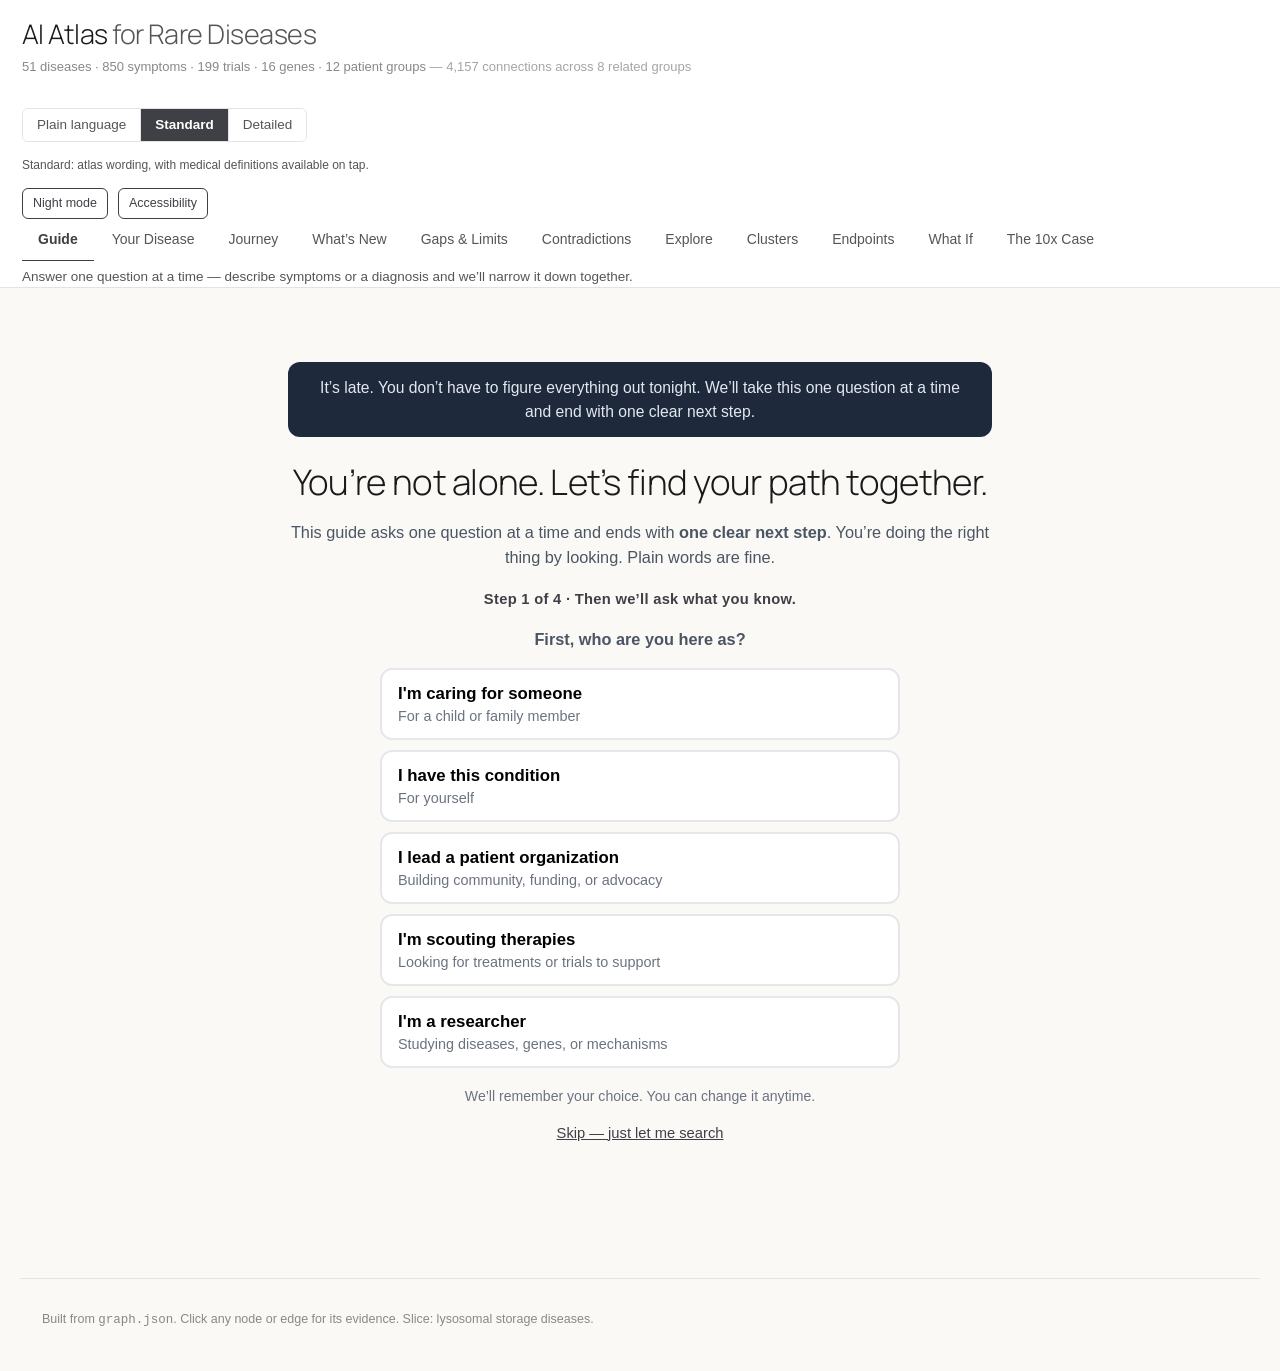
<file: index.html>
<!DOCTYPE html>
<html lang="en">
<head>
<meta charset="utf-8">
<meta name="viewport" content="width=device-width, initial-scale=1">
<title>AI Atlas &mdash; Rare Diseases</title>
<meta name="description" content="An explorable knowledge graph of rare diseases: genes, mechanisms, trials, patient organizations, and one family's journey.">
<link rel="stylesheet" href="styles.css">
<script src="vendor/vis-network.min.js"></script>
</head>
<body>
<header class="topbar">
  <div class="topbar-row">
    <div class="brand">
      <h1>AI Atlas <span class="thin">for Rare Diseases</span></h1>
      <p class="tagline" id="graphMeta">Loading knowledge graph&hellip;</p>
    </div>
    <div class="header-controls">
      <div class="seg reading-seg" role="radiogroup" aria-label="Reading level">
        <button type="button" class="seg-btn" data-reading="plain" role="radio" aria-checked="false" title="Simplified wording for non-specialists">Plain language</button>
        <button type="button" class="seg-btn active" data-reading="standard" role="radio" aria-checked="true" title="Standard wording">Standard</button>
        <button type="button" class="seg-btn" data-reading="detailed" role="radio" aria-checked="false" title="Adds study types and dates">Detailed</button>
      </div>
      <button id="nightToggle" class="btn small" aria-pressed="false" title="Dark theme for nighttime reading">Night mode</button>
      <button id="a11yToggle" class="btn small" aria-pressed="false" title="Text spacing, motion, focus mode, and text size">Accessibility</button>
    </div>
  </div>
  <nav class="tabs" role="tablist" aria-label="Atlas views">
    <button type="button" role="tab" id="tab-guide" data-tab="guide" aria-controls="view-guide" class="active" aria-selected="true">Guide</button>
    <button type="button" role="tab" id="tab-action" data-tab="action" aria-controls="view-action" aria-selected="false">Your Disease</button>
    <button type="button" role="tab" id="tab-journey" data-tab="journey" aria-controls="view-journey" aria-selected="false">Journey</button>
    <button type="button" role="tab" id="tab-recent" data-tab="recent" aria-controls="view-recent" aria-selected="false">What&rsquo;s New</button>
    <button type="button" role="tab" id="tab-gaps" data-tab="gaps" aria-controls="view-gaps" aria-selected="false">Gaps &amp; Limits</button>
    <button type="button" role="tab" id="tab-contradictions" data-tab="contradictions" aria-controls="view-contradictions" aria-selected="false">Contradictions</button>
    <button type="button" role="tab" id="tab-explore" data-tab="explore" aria-controls="view-explore" aria-selected="false">Explore</button>
    <button type="button" role="tab" id="tab-clusters" data-tab="clusters" aria-controls="view-clusters" aria-selected="false">Clusters</button>
    <button type="button" role="tab" id="tab-endpoints" data-tab="endpoints" aria-controls="view-endpoints" aria-selected="false">Endpoints</button>
    <button type="button" role="tab" id="tab-whatif" data-tab="whatif" aria-controls="view-whatif" aria-selected="false">What If</button>
    <button type="button" role="tab" id="tab-impact" data-tab="impact" aria-controls="view-impact" aria-selected="false">The 10x Case</button>
  </nav>
  <p class="tab-desc" id="tabDesc" aria-live="polite"></p>
</header>

<main>
  <!-- ============ GUIDE (zero-knowledge front door) ============ -->
  <section id="view-guide" class="view active" role="tabpanel" tabindex="0" aria-labelledby="tab-guide">
    <div id="guideBody" class="guide-body" aria-live="polite"></div>
  </section>

  <!-- ============ EXPLORE ============ -->
  <section id="view-explore" class="view" role="tabpanel" tabindex="0" aria-labelledby="tab-explore" hidden>
    <div class="searchbar">
      <input id="search" type="text" autocomplete="off" spellcheck="false"
             placeholder="Search diseases, genes, symptoms&hellip; (e.g. sanfilippo)" aria-label="Graph search">
      <div id="suggestions" class="suggestions" role="listbox" aria-label="Search suggestions" hidden></div>
    </div>
    <div class="explore-controls">
      <span class="control-label">Neighborhood:</span>
      <div class="seg" role="radiogroup" aria-label="Hop depth">
        <button id="hops1" class="seg-btn active" role="radio" aria-checked="true">1 hop</button>
        <button id="hops2" class="seg-btn" role="radio" aria-checked="false">2 hops</button>
      </div>
      <label class="check"><input type="checkbox" id="clusterOnly"> Cluster only</label>
      <label class="check" title="Show only literature edges published in the last 5 years"><input type="checkbox" id="recentOnly"> Last 5 years</label>
      <label class="check" title="Show only literature edges from randomized trials or meta-analyses"><input type="checkbox" id="strongOnly"> RCT or stronger</label>
      <span id="viewStats" class="view-stats" aria-live="polite"></span>
    </div>
    <details class="typefilter">
      <summary>Show / hide entry types</summary>
      <div id="typeToggles" class="type-toggles"></div>
    </details>
    <div class="explore-grid">
      <div class="canvas-wrap">
        <div id="network" role="img" aria-label="Knowledge graph canvas. Use the search to explore nodes and connections."></div>
        <div id="loading" class="loading" role="status">Loading graph&hellip;</div><noscript><p>This atlas needs JavaScript to load the knowledge graph.</p></noscript>
      </div>
      <aside id="panel" class="panel" aria-live="polite">
        <p class="panel-hint">Search for a disease, gene, or symptom, then click any node or edge to inspect it.</p>
      </aside>
    </div>
  </section>

  <!-- ============ CLUSTERS ============ -->
  <section id="view-clusters" class="view" role="tabpanel" tabindex="0" aria-labelledby="tab-clusters" hidden>
    <p class="section-lede">Diseases that break the same thing in the body. When one gets a treatment, a registry, or a study design, the others in its group can often reuse it &mdash; that is why the atlas groups them.</p>
    <div id="clusterCards" class="cards"></div>
    <hr class="section-div">
    <h2 class="subhead">Compare diseases</h2>
    <p class="section-lede">Pick up to 5 diseases to compare side by side &mdash; for scouting therapeutic opportunities.</p>
    <div id="comparePicker" class="compare-picker"></div>
    <div id="compareBody"></div>
    <hr class="section-div">
    <h2 class="subhead">Shared assets library</h2>
    <p class="section-lede">Registries, study designs, and other reusable research assets in the graph.</p>
    <div class="explore-controls">
      <input id="assetSearch" type="text" placeholder="Filter assets&hellip;" aria-label="Filter assets" aria-describedby="assetSearchHint" class="text-input"><span id="assetSearchHint" class="item-sub">Type to filter the asset list below.</span>
    </div>
    <div id="assetsBody" class="cards"></div>
    <hr class="section-div">
    <h2 class="subhead">Subway view <span class="item-sub">(optional)</span></h2>
    <p class="section-lede">The mechanism connections drawn as a transit map. Each line is a biological pathway; stations are diseases; <strong>transfer stations</strong> are diseases on more than one line, where mechanisms overlap and research may be shared.</p>
    <label class="check"><input type="checkbox" id="subwayToggle"> Show subway view</label>
    <div class="subway-legend" aria-label="Subway map legend: what the map does not mean">
      <strong>What this map does NOT mean</strong>
      <ul>
        <li>Lines are <strong>not</strong> treatment routes &mdash; a line only groups diseases that share a recorded biological mechanism.</li>
        <li>Intersections do <strong>not</strong> mean the diseases are biologically close or that a treatment for one will work for another.</li>
        <li>Distance on this map measures <strong>nothing</strong> about biology &mdash; it is only layout spacing.</li>
      </ul>
    </div>
    <div id="subwayInClusters" hidden>
      <div class="subway-grid">
        <div class="canvas-wrap subway-scroll">
          <div id="subwayMap" aria-label="Mechanism subway map"></div>
        </div>
        <aside id="subwayPanel" class="panel" aria-live="polite">
          <p class="panel-hint">Tap any station to see the disease, its lines, and connected researchers and trials.</p>
        </aside>
      </div>
    </div>
  </section>

  <!-- ============ PATIENT ACTION (Your Disease) ============ -->
  <section id="view-action" class="view" role="tabpanel" tabindex="0" aria-labelledby="tab-action" hidden>
    <div class="action-head">
      <label for="diseaseSelect" class="control-label">Disease</label>
      <select id="diseaseSelect"></select>
      <button id="actionPrint" class="btn primary" type="button">Print this page (dossier)</button>
    </div>
    <div id="actionBody"></div>
  </section>

  <!-- ============ JOURNEY ============ -->
  <!-- Build 4: state-based navigator. Pick where you are; see only the
       next 2-3 relevant steps, including pauses and dead ends. -->
  <section id="view-journey" class="view" role="tabpanel" tabindex="0" aria-labelledby="tab-journey" hidden>
    <p class="section-lede">Every family is at a different place. Choose where you are right now, and you will see only the next two or three things that matter from here &mdash; nothing more, and in no fixed order. Steps link into real atlas data wherever it exists; anything not recorded says so.</p>
    <div class="action-head journey-disease-row">
      <h2 id="journeySelectedDisease"></h2>
      <label for="journeyDisease" class="control-label">Disease</label>
      <select id="journeyDisease"></select>
    </div>
    <details class="card journey-example">
      <summary><strong>Sanfilippo A example</strong> <span class="item-sub">Sanfilippo syndrome type A</span></summary>
      <div id="mariaPath"></div>
    </details>
    <h2 class="subhead journey-q" id="journeyQ" tabindex="-1">Where are you right now?</h2>
    <div id="journeyStates" class="journey-states" role="radiogroup" aria-label="Your current situation"></div>
    <div id="journeySteps" class="cards journey-steps" aria-live="polite"></div>
  </section>

  <!-- ============ 10x IMPACT (Path to the Next Milestone) ============ -->
  <section id="view-impact" class="view" role="tabpanel" tabindex="0" aria-labelledby="tab-impact" hidden>
    <div class="impact-wrap" id="impactBody">
      <p class="section-lede">Computing the 10&times; case&hellip;</p>
    </div>
  </section>

  <!-- ============ CONTRADICTIONS ============ -->
  <section id="view-contradictions" class="view" role="tabpanel" tabindex="0" aria-labelledby="tab-contradictions" hidden>
    <p class="section-lede">Where the science disagrees with itself. Each card shows the claim as recorded, why it is contested, and the source &mdash; so nobody mistakes a live debate for a settled fact.</p>
    <div id="contradictionBody" class="cards"></div>
  </section>

  <!-- ============ RECENT ============ -->
  <section id="view-recent" class="view" role="tabpanel" tabindex="0" aria-labelledby="tab-recent" hidden>
    <p class="section-lede">The newest evidence in the graph, by publication year. The atlas is a living record, not a snapshot.</p>
    <div class="explore-controls">
      <span class="control-label">Show findings from the last:</span>
      <div class="seg" role="radiogroup" aria-label="Year range">
        <button type="button" class="seg-btn" data-years="1" id="years1" role="radio" aria-checked="false">1 year</button>
        <button type="button" class="seg-btn" data-years="3" id="years3" role="radio" aria-checked="false">3 years</button>
        <button class="seg-btn active" data-years="5" role="radio" aria-checked="true">5 years</button>
      </div>
      <span id="recentStats" class="view-stats" aria-live="polite"></span>
    </div>
    <div id="recentBody"></div>
  </section>

  <!-- ============ GAPS ============ -->
  <section id="view-gaps" class="view" role="tabpanel" tabindex="0" aria-labelledby="tab-gaps" hidden>
    <p class="section-lede">Where the atlas is weak, thin, or silent. Absence of evidence is not evidence of absence &mdash; these gaps are shown plainly so nobody mistakes an empty search for a settled answer.</p>
    <div id="gapsBody"></div>
  </section>

  <!-- ============ WHAT IF (scenario planner) ============ -->
  <section id="view-whatif" class="view" role="tabpanel" tabindex="0" aria-labelledby="tab-whatif" hidden>
    <div id="whatifBody"></div>
  </section>
  <section id="view-endpoints" class="view" role="tabpanel" tabindex="0" aria-labelledby="tab-endpoints" hidden>
    <div id="endpointsBody"></div>
  </section>

</main>

<footer>
  <p>Built from <code>graph.json</code>. Click any node or edge for its evidence. <span id="footerStats" aria-live="polite"></span></p>
</footer>

<div id="glossTip" class="gloss-tip" role="tooltip" aria-live="polite" hidden></div>

<script src="app.js"></script>
<script src="views.js"></script>
<script src="whatif.js"></script>
<script src="concepts.js"></script>
<script src="guide.js"></script>
<script src="endpoints.js"></script>
</body>
</html>
</file>
<file: styles.css>
/* Low-ink design: light background, thin borders, one accent color. */
/* Self-hosted display face: Manrope variable (200-800), big headings at light weights. */
@font-face {
  font-family: "Manrope";
  src: url("fonts/manrope.ttf") format("truetype");
  font-weight: 200 800;
  font-style: normal;
  font-display: swap;
}
:root {
  --bg: #faf9f6;
  --surface: #ffffff;
  --ink: #1a1a1a;
  --ink-soft: #555;
  --ink-faint: #888;
  --line: #e3e3e3;
  --accent: #3f3f46;
  --accent-soft: #f4f4f5;
  --warn: #b45309;
  --contradict: #b91c1c;
  --radius: 6px;
  --font: -apple-system, BlinkMacSystemFont, "Segoe UI", Roboto, Helvetica, Arial, sans-serif;
  --font-display: "Manrope", -apple-system, BlinkMacSystemFont, "Segoe UI", Roboto, Helvetica, Arial, sans-serif;
}

* { box-sizing: border-box; }

body {
  margin: 0;
  font-family: var(--font);
  background: var(--bg);
  color: var(--ink);
  line-height: 1.5;
  font-size: 15px;
}

/* ---------- header ---------- */
.topbar {
  background: var(--surface);
  border-bottom: 1px solid var(--line);
  padding: 14px 22px 0;
}

.brand h1 { margin: 0; font-family: var(--font-display); font-size: 27px; font-weight: 300; letter-spacing: -0.02em; }
.brand h1 .thin { font-weight: 300; color: var(--ink-soft); }
.tagline { margin: 2px 0 10px; color: var(--ink-faint); font-size: 13px; }
.tagline .meta-sub { color: var(--ink-faint); opacity: .75; }

.tabs { display: flex; gap: 2px; }
.tabs button {
  border: 0;
  background: none;
  font: inherit;
  font-size: 14px;
  padding: 10px 16px;
  color: var(--ink-soft);
  cursor: pointer;
  border-bottom: 2px solid transparent;
  margin-bottom: -1px;
}
.tabs button:hover { color: var(--ink); }
.tabs button.active {
  color: var(--accent);
  border-bottom-color: var(--accent);
  font-weight: 600;
}
.tab-desc { margin: 6px 0 0; color: var(--ink-soft); font-size: 13.5px; min-height: 1.4em; }
.typefilter { margin: 8px 0 12px; }
.typefilter summary { cursor: pointer; color: var(--ink-soft); font-size: 13.5px; }
.type-toggles { display: flex; flex-wrap: wrap; gap: 4px 14px; margin-top: 8px; }
.type-toggles .check { display: inline-flex; align-items: center; gap: 6px; font-size: 13.5px; color: var(--ink-soft); cursor: pointer; }
.type-toggles .tdot { display: inline-block; width: 10px; height: 10px; border-radius: 50%; }
.ep-intro { background: var(--surface); border: 1px solid var(--line); border-left: 4px solid var(--accent); border-radius: var(--radius); padding: 14px 16px; margin: 0 0 14px; max-width: 90ch; }
.wi-disease-row { margin: 12px 0; display: flex; align-items: center; gap: 10px; }
.wi-node-link { color: var(--accent-strong, var(--accent)); text-decoration: underline; text-underline-offset: 2px; }
.wi-node-link:hover { text-decoration-thickness: 2px; }
.guide-trail { background: var(--surface); border: 1px solid var(--line); border-radius: var(--radius); padding: 10px 14px; margin: 12px 0; font-size: 14px; }
.guide-trail-row { margin: 4px 0; }
.guide-trail-k { font-weight: 600; color: var(--ink-soft); margin-right: 6px; }
.guide-trail-q { font-style: italic; }
.guide-snapshot { background: var(--surface); border: 1px solid var(--line); border-radius: var(--radius); padding: 12px 16px; margin: 12px 0; }
.guide-snapshot-head { font-weight: 700; font-size: 13px; text-transform: uppercase; letter-spacing: 0.04em; color: var(--ink-soft); margin-bottom: 6px; }
.guide-snapshot p { margin: 6px 0; }
.guide-snapshot-bits { display: flex; flex-wrap: wrap; gap: 6px 18px; margin-top: 8px; font-size: 14px; }

/* ---------- mode: settings, prompts, subway legend ---------- */

.settings-card { max-width: 640px; }
.switch-row {
  display: flex; align-items: flex-start; justify-content: space-between;
  gap: 16px; cursor: pointer;
}
.switch-row input[type="checkbox"] {
  width: 22px; height: 22px; flex: none; margin-top: 2px; accent-color: var(--accent);
}

.mode-prompt {
  position: fixed; right: 16px; bottom: 16px; z-index: 60;
  max-width: 340px; background: var(--surface); color: var(--ink);
  border: 1px solid var(--line); border-radius: var(--radius);
  box-shadow: 0 8px 28px rgba(0,0,0,0.16); padding: 16px 18px;
}
.mode-prompt .mode-q { margin: 0 0 10px; font-size: 15px; }
.mode-prompt .item-sub { margin: 0 0 10px; }
.btn.ghost { border-color: transparent; color: var(--ink-soft); }
.btn.ghost:hover { background: var(--accent-soft); color: var(--ink); }

.subway-legend {
  max-width: 72ch; margin: 10px 0 16px; padding: 12px 14px;
  border: 1px dashed var(--line); border-radius: var(--radius);
  background: var(--surface); font-size: 13.5px; color: var(--ink-soft);
}
.subway-legend ul { margin: 6px 0 0; padding-left: 20px; }
.subway-legend li { margin: 4px 0; }
#subwayInClusters { margin-top: 16px; }

/* ---------- layout ---------- */
main { max-width: 1240px; margin: 0 auto; padding: 18px 22px 40px; }
.view[hidden] { display: none; }
.section-lede { color: var(--ink-soft); margin: 4px 0 16px; max-width: 72ch; }

/* ---------- explore ---------- */
.searchbar { position: relative; max-width: 560px; margin-bottom: 10px; }
#search {
  width: 100%;
  font: inherit;
  padding: 10px 14px;
  border: 1px solid var(--line);
  border-radius: var(--radius);
  background: var(--surface);
}
#search:focus { outline: 2px solid var(--accent); outline-offset: -1px; border-color: var(--accent); }

.suggestions {
  position: absolute;
  top: 100%; left: 0; right: 0;
  background: var(--surface);
  border: 1px solid var(--line);
  border-top: 0;
  border-radius: 0 0 var(--radius) var(--radius);
  z-index: 20;
  max-height: 320px;
  overflow-y: auto;
}
.sug {
  display: block; width: 100%; text-align: left;
  border: 0; background: none; font: inherit;
  padding: 8px 14px; cursor: pointer;
}
.sug:hover, .sug.highlight { background: var(--accent-soft); }
.sug .sug-name { font-weight: 600; }
.sug .sug-sub { color: var(--ink-faint); font-size: 12.5px; margin-left: 8px; }
.sug .sug-type {
  font-size: 11px; text-transform: uppercase; letter-spacing: 0.04em;
  color: var(--ink-faint); float: right; margin-top: 3px;
}

.explore-controls {
  display: flex; align-items: center; gap: 14px; flex-wrap: wrap;
  margin-bottom: 12px; font-size: 14px;
}
.control-label { color: var(--ink-soft); font-size: 13px; }
.seg { display: inline-flex; border: 1px solid var(--line); border-radius: var(--radius); overflow: hidden; }
.seg-btn {
  border: 0; background: var(--surface); font: inherit; font-size: 13.5px;
  padding: 6px 14px; cursor: pointer; color: var(--ink-soft);
}
.seg-btn + .seg-btn { border-left: 1px solid var(--line); }
.seg-btn.active { background: var(--accent); color: #fff; font-weight: 600; }
.check { display: inline-flex; align-items: center; gap: 6px; color: var(--ink-soft); font-size: 13.5px; cursor: pointer; }
.view-stats { color: var(--ink-faint); font-size: 13px; margin-left: auto; }

.explore-grid { display: grid; grid-template-columns: 1fr 330px; gap: 14px; }
/* Explore takes the whole screen: the graph needs room when the data gets big. */
body.wide-explore main { max-width: none; }
body.wide-explore .explore-grid { grid-template-columns: minmax(0, 1fr) 360px; }
body.wide-explore .canvas-wrap { min-height: 480px; height: calc(100vh - 350px); }
body.wide-explore #network { height: calc(100vh - 350px); min-height: 480px; }
.canvas-wrap {
  position: relative;
  background: var(--surface);
  border: 1px solid var(--line);
  border-radius: var(--radius);
  min-height: 560px;
}
#network { width: 100%; height: 560px; }
.canvas-wrap.small { min-height: 320px; }
#journeyNetwork { width: 100%; height: 320px; }
.loading {
  position: absolute; inset: 0;
  display: flex; align-items: center; justify-content: center;
  color: var(--ink-faint);
}

/* ---------- side panel ---------- */
.panel {
  background: var(--surface);
  border: 1px solid var(--line);
  border-radius: var(--radius);
  padding: 16px;
  max-height: 620px;
  overflow-y: auto;
  font-size: 14px;
}
.panel-hint { color: var(--ink-faint); margin: 0; }
.panel h2 { margin: 0 0 4px; font-family: var(--font-display); font-size: 21px; font-weight: 500; letter-spacing: -0.01em; }
.panel h3 { font-size: 13px; text-transform: uppercase; letter-spacing: 0.05em; color: var(--ink-faint); margin: 16px 0 6px; }
.badge {
  display: inline-block;
  font-size: 11.5px; font-weight: 600;
  padding: 2px 8px; border-radius: 999px;
  background: #eef1f4; color: var(--ink-soft);
  margin-bottom: 8px;
}
.badge.conf-high { background: #f4f4f5; color: #3f3f46; }
.badge.conf-medium { background: #fef3c7; color: #92400e; }
.badge.conf-low { background: #f1f1f1; color: var(--ink-soft); }
.badge.warn { background: #fee2e2; color: var(--contradict); }
.panel .desc { color: var(--ink-soft); margin: 6px 0 10px; }
.syn-list { display: flex; flex-wrap: wrap; gap: 6px; margin: 0; padding: 0; list-style: none; }
.syn-list li {
  font-size: 12.5px; background: #f3f4f6; color: var(--ink-soft);
  padding: 2px 8px; border-radius: 999px;
}
.kv { display: grid; grid-template-columns: 92px 1fr; gap: 4px 10px; margin: 6px 0; }
.kv dt { color: var(--ink-faint); font-size: 12.5px; }
.kv dd { margin: 0; }
.kv a { color: var(--accent); }
.edge-row {
  display: block; width: 100%; text-align: left;
  border: 0; border-top: 1px solid var(--line);
  background: none; font: inherit; font-size: 13.5px;
  padding: 8px 2px; cursor: pointer; color: var(--ink);
}
.edge-row:hover { background: var(--accent-soft); }
.edge-row .rel { font-weight: 600; }
.edge-row .via { color: var(--ink-faint); font-size: 12.5px; }
.rel-group { margin-bottom: 4px; }
.rel-group > .rel-head { font-weight: 600; font-size: 13px; margin: 10px 0 2px; color: var(--ink-soft); }

/* ---------- clusters ---------- */
.cards { display: grid; grid-template-columns: repeat(auto-fill, minmax(300px, 1fr)); gap: 14px; }
.card {
  background: var(--surface);
  border: 1px solid var(--line);
  border-radius: var(--radius);
  padding: 16px;
}
.card h2 { margin: 0 0 4px; font-family: var(--font-display); font-size: 18px; font-weight: 500; letter-spacing: -0.01em; }
.card .count { color: var(--ink-faint); font-size: 13px; margin-bottom: 8px; }
.card p { margin: 6px 0; font-size: 13.5px; color: var(--ink-soft); }
.card .kv-line { font-size: 13.5px; margin: 6px 0; }
.card .kv-line strong { font-weight: 600; }
.btn {
  font: inherit; font-size: 13.5px;
  background: var(--surface); color: var(--accent);
  border: 1px solid var(--accent);
  border-radius: var(--radius);
  padding: 7px 14px; cursor: pointer;
}
.btn:hover { background: var(--accent-soft); }
.btn:disabled { color: var(--ink-faint); border-color: var(--line); cursor: default; background: none; }
.card .btn { margin-top: 10px; }

/* ---------- patient action ---------- */
.action-head { display: flex; align-items: center; gap: 12px; margin-bottom: 16px; }
#diseaseSelect { font: inherit; padding: 8px 12px; border: 1px solid var(--line); border-radius: var(--radius); max-width: 480px; }
.therapy-banner {
  border-left: 4px solid var(--accent);
  background: var(--surface);
  border-top: 1px solid var(--line); border-right: 1px solid var(--line); border-bottom: 1px solid var(--line);
  border-radius: 0 var(--radius) var(--radius) 0;
  padding: 12px 16px; margin-bottom: 18px;
  font-size: 14px;
}
.therapy-banner strong { display: block; margin-bottom: 4px; }
.action-grid { display: grid; grid-template-columns: repeat(auto-fill, minmax(320px, 1fr)); gap: 14px; }
.action-card {
  background: var(--surface); border: 1px solid var(--line);
  border-radius: var(--radius); padding: 16px;
}
.action-card h2 { margin: 0 0 8px; font-family: var(--font-display); font-size: 19px; font-weight: 500; letter-spacing: -0.01em; }
.action-item { border-top: 1px solid var(--line); padding: 10px 0; font-size: 13.5px; }
.action-item:first-of-type { border-top: 0; padding-top: 2px; }
.action-item .item-title { font-weight: 600; }
.action-item .item-sub { color: var(--ink-soft); font-size: 12.5px; margin-top: 2px; }
.action-item a { color: var(--accent); }
.status {
  display: inline-block; font-size: 11px; font-weight: 700;
  padding: 2px 8px; border-radius: 999px; margin-left: 6px;
  text-transform: uppercase; letter-spacing: 0.03em;
}
.status.recruiting { background: #f4f4f5; color: #3f3f46; }
.status.notrecruiting { background: #f1f1f1; color: var(--ink-soft); }
.gap-list { margin: 6px 0; padding-left: 18px; font-size: 13.5px; color: var(--ink-soft); }
.gap-list li { margin-bottom: 6px; }

/* ---------- journey ---------- */
.stepper-bar { display: flex; align-items: center; gap: 12px; margin-bottom: 10px; }
.step-count { font-weight: 600; font-size: 14px; }
.step-dots { display: flex; gap: 6px; margin-bottom: 12px; flex-wrap: wrap; }
.dot {
  width: 30px; height: 30px; border-radius: 50%;
  border: 1px solid var(--line); background: var(--surface);
  font: inherit; font-size: 12.5px; color: var(--ink-soft); cursor: pointer;
  display: flex; align-items: center; justify-content: center;
}
.dot.done { background: #eef1f4; color: var(--ink-soft); }
.dot.current { background: var(--accent); border-color: var(--accent); color: #fff; font-weight: 700; }
.journey-grid { display: grid; grid-template-columns: 1fr 380px; gap: 14px; }
.journey-panel .why { font-size: 15px; margin: 8px 0; }
.edge-note-box {
  background: var(--bg); border: 1px solid var(--line);
  border-radius: var(--radius); padding: 10px 12px; font-size: 13.5px; color: var(--ink-soft);
}

footer {
  max-width: 1240px; margin: 0 auto; padding: 18px 22px 30px;
  color: var(--ink-faint); font-size: 12.5px;
  border-top: 1px solid var(--line);
}

@media (max-width: 900px) {
  .explore-grid, .journey-grid { grid-template-columns: 1fr; }
  .panel { max-height: none; }
}

/* verbatim source quote in edge panel */
.quote {
  font-style: italic;
  border-left: 3px solid var(--accent);
  padding-left: 10px;
  color: var(--ink-soft);
}

/* plain-language confidence + limitation callouts (fix track, 2026-10-03) */
.conf-plain { font-size: 13px; color: var(--ink-soft); }
.limit-callout {
  margin: 10px 0; padding: 10px 12px;
  border-left: 3px solid #d97777; background: #fef2f2;
  font-size: 13px; color: #7f1d1d; border-radius: 0 6px 6px 0;
}
.limit-callout strong { color: #991b1b; }

/* 10x impact tab */
/* ---------------- Build 4: state-based journey navigator ---------------- */
.journey-disease-row { margin-bottom: 14px; }
.journey-example { padding: 12px 16px; margin-bottom: 18px; }
.journey-example summary { cursor: pointer; font-size: 15px; }
.journey-example summary:focus-visible { outline: 2px solid var(--accent); outline-offset: 2px; }
.maria-intro { margin: 12px 0; }
.maria-state { border-left: 3px solid var(--accent); padding: 2px 0 2px 12px; margin: 12px 0; }
.maria-state h3 { margin: 0 0 4px; font-size: 14px; }
.maria-state p { margin: 0; color: var(--ink-soft); font-size: 14px; }
.journey-q { font-size: 17px; margin: 6px 0 12px; }
.journey-states { display: grid; grid-template-columns: repeat(auto-fill, minmax(210px, 1fr)); gap: 10px; margin-bottom: 16px; }
.jstate { text-align: left; padding: 14px; border: 1.5px solid var(--line); border-radius: var(--radius); background: var(--surface); cursor: pointer; font: inherit; color: inherit; }
.jstate .js-label { display: block; font-weight: 650; font-size: 15px; margin-bottom: 4px; }
.jstate .js-sub { color: var(--ink-soft); font-size: 13px; }
.jstate:hover { border-color: var(--accent); }
.jstate[aria-checked="true"] { border-color: var(--accent); background: var(--accent-soft); }
.jstate:focus-visible { outline: 2px solid var(--accent); outline-offset: 2px; }
.journey-steps { margin-bottom: 16px; }
.jstep h2 { font-size: 15px; margin-top: 8px; }
.jstep p { color: var(--ink-soft); }
.j-pause { border-left: 4px solid #a1a1aa; }
.j-deadend { border-left: 4px solid var(--contradict); }
.j-badge-pause { background: var(--accent-soft); color: var(--accent); }
.jlist { margin: 8px 0; padding-left: 20px; color: var(--ink-soft); font-size: 13.5px; }
.jlist li { margin: 4px 0; }
.jlist a { color: var(--accent); }
.impact-wrap { max-width: 900px; }
.gantt { margin: 18px 0; }
.gantt-row { display: flex; align-items: center; margin: 8px 0; gap: 10px; }
.gantt-label { width: 220px; font-size: 13.5px; text-align: right; color: var(--ink-soft); }
.gantt-track { flex: 1; height: 26px; background: #f1f1f1; border-radius: 6px; position: relative; }
.gantt-bar { position: absolute; top: 0; height: 26px; border-radius: 6px; }
.gantt-bar.baseline { background: #94a3b8; }
.gantt-bar.proposed { background: var(--accent); }
.gantt-years { width: 90px; font-size: 13px; font-weight: 600; }
.assume-list { font-size: 13.5px; color: var(--ink-soft); }
.assume-list li { margin: 6px 0; }
.fayuvi-alert {
  margin: 12px 0; padding: 12px 14px; border-radius: 8px;
  background: var(--accent-soft); border: 1px solid #d4d4d8; font-size: 14px;
}
.fayuvi-alert strong { color: #3f3f46; }
.excluded-list li { margin: 5px 0; }

/* ============ UI-track additions (views.js) ============ */

/* ---------- header controls ---------- */
.topbar-row { display: flex; align-items: flex-start; justify-content: space-between; gap: 16px; flex-wrap: wrap; }
.header-controls { display: flex; align-items: center; gap: 10px; flex-wrap: wrap; padding-top: 6px; }
.btn.small { font-size: 12.5px; padding: 5px 10px; }
.tabs { overflow-x: auto; scrollbar-width: thin; }
.tabs button { white-space: nowrap; }

/* ---------- persona landing ---------- */
.start-q { font-size: 22px; margin: 6px 0 16px; }
.persona-grid { display: grid; grid-template-columns: repeat(auto-fill, minmax(260px, 1fr)); gap: 14px; margin-bottom: 20px; }
.persona-card h2 { font-size: 16px; }
.guided-box { background: var(--surface); border: 1px solid var(--line); border-radius: var(--radius); padding: 18px; margin-bottom: 20px; }
.guided-box h3 { margin-top: 0; }
.devon-card { border-top: 1px solid var(--line); margin-top: 14px; padding-top: 12px; }
.devon-card h3 { margin: 0 0 6px; font-size: 19px; }
.medical-note { font-size: 12.5px; color: var(--ink-faint); font-style: italic; }
.fact-list { margin: 8px 0; padding-left: 20px; font-size: 14px; }
.fact-list li { margin: 4px 0; }
.btn-row { display: flex; gap: 8px; flex-wrap: wrap; margin-top: 12px; }

/* ---------- contradiction explorer ---------- */
.contra-card h3 { font-size: 13px; text-transform: uppercase; letter-spacing: 0.05em; color: var(--ink-faint); margin: 14px 0 6px; }
.contra-card .quote { margin: 6px 0; }

/* ---------- recent feed ---------- */
.year-head { font-size: 17px; margin: 20px 0 8px; }
.year-head .count { color: var(--ink-faint); font-weight: 400; font-size: 13px; }
.feed { display: grid; gap: 10px; margin-bottom: 8px; }
.feed-item { background: var(--surface); border: 1px solid var(--line); border-radius: var(--radius); padding: 12px 14px; }
.feed-title { font-weight: 600; font-size: 14px; }
.small-quote { font-size: 13px; margin: 8px 0 0; }

/* ---------- explainer cards ---------- */
.explainer { background: var(--accent-soft); border: 1px solid #d4d4d8; border-radius: var(--radius); padding: 12px 14px; margin-bottom: 12px; }
.explainer h3 { margin: 0 0 6px !important; }
.explainer-one { font-size: 15px; font-weight: 600; margin: 0 0 8px; color: var(--ink); }
.explainer p { font-size: 13.5px; margin: 6px 0; color: var(--ink-soft); }
.explainer-caveat { border-left: 3px solid #d97777; padding-left: 10px; }

/* ---------- confidence thermometer ---------- */
.thermo { margin-bottom: 12px; }
.thermo-track { height: 10px; background: #eef1f4; border-radius: 999px; overflow: hidden; }
.thermo-fill { height: 100%; border-radius: 999px; }
.thermo-high { background: #16a34a; }
.thermo-med { background: #d97706; }
.thermo-low { background: #9ca3af; }
.thermo-cracked { background: repeating-linear-gradient(45deg, #b91c1c, #b91c1c 6px, #fca5a5 6px, #fca5a5 12px); }
.thermo-label { font-size: 12.5px; color: var(--ink-soft); margin-top: 4px; }

/* ---------- verification details ---------- */
.verify { margin: 0 0 12px; font-size: 13px; border: 1px solid var(--line); border-radius: var(--radius); padding: 8px 12px; background: var(--surface); }
.verify summary { cursor: pointer; font-weight: 600; color: var(--accent); }

/* ---------- family stories ---------- */
.story-box { margin-top: 14px; padding: 12px; border: 1px dashed var(--line); border-radius: var(--radius); background: var(--bg); }
.story-heart { color: #b91c1c; font-size: 18px; }

/* ---------- outreach composer ---------- */
.outreach { margin-top: 14px; border: 1px solid var(--line); border-radius: var(--radius); padding: 8px 12px; background: var(--surface); }
.outreach summary { cursor: pointer; font-weight: 600; color: var(--accent); }
.outreach-text { width: 100%; font: inherit; font-size: 13px; border: 1px solid var(--line); border-radius: var(--radius); padding: 10px; margin: 8px 0; white-space: pre-wrap; }

/* ---------- subway map ---------- */
.subway-grid { display: grid; grid-template-columns: 1fr 330px; gap: 14px; }
.subway-scroll { overflow-x: auto; min-height: 0; }
#subwayMap { padding: 10px; }
.subway-svg { display: block; height: auto; max-width: none; }
.station { cursor: pointer; }
.station:focus { outline: 2px solid var(--accent); outline-offset: 2px; }
.station-label { font-size: 12px; fill: var(--ink-soft); font-family: var(--font); }
.line-label { font-size: 13px; font-weight: 600; font-family: var(--font); }
.subway-line { cursor: default; }

/* ---------- comparator ---------- */
.compare-picker { margin-bottom: 14px; }
.compare-list { display: flex; flex-wrap: wrap; gap: 8px 16px; margin-bottom: 10px; }
.table-scroll { overflow-x: auto; }
.compare-table { border-collapse: collapse; width: 100%; font-size: 13.5px; background: var(--surface); }
.compare-table th, .compare-table td { border: 1px solid var(--line); padding: 8px 10px; text-align: left; vertical-align: top; }
.compare-table thead th { background: var(--accent-soft); }
.compare-table tbody th { background: var(--bg); white-space: nowrap; }

/* ---------- eligibility helper ---------- */
.elig-btn { margin-top: 8px; }
.elig-box { margin-top: 10px; padding: 12px; background: var(--bg); border: 1px solid var(--line); border-radius: var(--radius); }
.elig-q { display: block; margin: 8px 0; font-size: 13.5px; }
.text-input { font: inherit; padding: 7px 10px; border: 1px solid var(--line); border-radius: var(--radius); }

/* ---------- journey builder ---------- */
.journey-builder { background: var(--surface); border: 1px solid var(--line); border-radius: var(--radius); padding: 16px; margin-bottom: 14px; }
.journey-builder h3 { margin-top: 0; }
.journey-built h3 { font-size: 14px; margin: 14px 0 6px; color: var(--ink); }
.section-div { border: 0; border-top: 1px solid var(--line); margin: 26px 0; }
.subhead { font-size: 18px; margin: 0 0 4px; }

/* ---------- glossary ---------- */
.gloss { border-bottom: 2px dotted var(--accent); cursor: help; }
.gloss-tip {
  position: absolute; z-index: 100; max-width: 320px;
  background: var(--ink); color: #fff; border-radius: 8px; padding: 12px 14px;
  font-size: 13.5px; box-shadow: 0 6px 24px rgba(0,0,0,.25);
}
.gloss-tip strong { text-transform: capitalize; }
.gloss-tip p { margin: 6px 0 10px; }
.gloss-tip .btn { border-color: #fff; color: #fff; background: transparent; }

/* ---------- tier-1 tap-for-definition ---------- */
.defterm {
  background: none; border: none; padding: 0; margin: 0;
  font: inherit; color: inherit; text-align: left;
  border-bottom: 2px dotted var(--accent); cursor: pointer;
  border-radius: 2px;
}
.defterm:hover { background: rgba(26, 86, 219, 0.07); }
.defterm:focus-visible { outline: 2px solid var(--accent); outline-offset: 2px; }
.defterm[aria-expanded="true"] { border-bottom-style: solid; }
.defexp { display: block; }
.defexp[hidden] { display: none; }
.defexp-card {
  display: block; margin: 8px 0; padding: 12px 14px;
  background: var(--surface); border: 1px solid var(--line);
  border-left: 3px solid var(--accent); border-radius: 8px;
  font-size: 13.5px; line-height: 1.55; cursor: default;
}
.defexp-layer { display: block; margin-bottom: 8px; }
.defexp-layer:last-of-type { margin-bottom: 10px; }
.defexp-tag {
  display: block; font-weight: 700; font-size: 11.5px;
  text-transform: uppercase; letter-spacing: 0.04em;
  color: var(--accent); margin-bottom: 2px;
}
@media print {
  .defexp { display: none !important; }
  .defterm, .gloss { border-bottom: none; cursor: text; }
}

/* ---------- accessibility panel ---------- */
.a11y-panel { background: var(--surface); border-top: 1px solid var(--line); padding: 12px 22px; display: flex; flex-direction: column; gap: 8px; }
.a11y-panel[hidden] { display: none; }
.a11y-panel h3 { margin: 0; font-size: 14px; }
body.a11y-dys { --font: Verdana, Tahoma, "Segoe UI", sans-serif; letter-spacing: 0.02em; word-spacing: 0.08em; line-height: 1.7; }
body.a11y-motion * { animation: none !important; transition: none !important; }
body.a11y-focus footer { display: none; }
body.a11y-focus main { max-width: 760px; }

/* ---------- night mode ---------- */
body.dark {
  --bg: #16181d; --surface: #1e2128; --ink: #e8eaf0; --ink-soft: #b9bdc9;
  --ink-faint: #8a8f9e; --line: #2e323c; --accent: #d4d4d8; --accent-soft: #27272a;
}
body.dark .sug .sug-name { color: var(--ink); }
body.dark .thermo-track { background: #2e323c; }
body.dark .quote { color: var(--ink-soft); }
body.dark .limit-callout { background: #2a1d1d; }
body.dark .explainer { background: #27272a; border-color: #3f3f46; }
body.dark .explainer-one { color: var(--ink); }
/* Dark-mode contrast fixes: cards and callouts that used hardcoded light
 * backgrounds/text became unreadable (pale on pale). */
body.dark .guide-ground { background: #27272a; border-left-color: var(--accent); }
body.dark .guide-ground p, body.dark .guide-ground strong { color: var(--ink); }
body.dark .guide-check, body.dark .guide-cand, body.dark .guide-card,
body.dark .guide-org, body.dark .guide-compare-shared, body.dark .guide-compare-card,
body.dark .chip { background: var(--surface); border-color: var(--line); color: var(--ink); }
body.dark .guide-compare { background: #1a1e26; border-color: var(--line); }
body.dark .guide-cand strong, body.dark .guide-card strong { color: var(--ink); }
body.dark .guide-sub, body.dark .guide-cand-ph, body.dark .guide-compare-diff { color: var(--ink-soft); }
body.dark .guide-fine, body.dark .guide-alt, body.dark .guide-examples,
body.dark .guide-card span:last-child { color: var(--ink-faint); }
/* Full dark-mode audit fixes: every remaining light-background component. */
body.dark .fayuvi-alert { background: #27272a; border-color: #3f3f46; }
body.dark .fayuvi-alert strong { color: var(--accent); }
body.dark .fayuvi-alert, body.dark .excluded-list li { color: var(--ink); }
body.dark .syn-list li { background: #2e323c; color: var(--ink); }
body.dark .ep-caveat-banner { background: #3a2f16; border-color: #6b5a2e; color: var(--ink); }
body.dark .ep-caveat-banner strong { color: #f2c94c; }
body.dark .ep-deriv { color: var(--ink-faint); }
body.dark .ep-chip { background: #27272a; border-color: #3f3f46; color: var(--ink); }
body.dark table.ep-matrix th, body.dark table.ep-matrix td { border-color: #2e323c; background: var(--surface); color: var(--ink); }
body.dark table.ep-matrix th:first-child, body.dark table.ep-matrix td:first-child { background: #1a1e26; }
body.dark table.ep-matrix td.on { background: #123a33; color: #7fe0c3; }
body.dark table.ep-matrix thead th { background: #1a1e26; color: var(--ink-soft); }
body.dark .wi-item { background: var(--surface); border-color: var(--line); }
body.dark .wi-item strong { color: var(--ink); }
body.dark .wi-item { color: var(--ink-soft); }
body.dark .limit-callout { background: #2a1d1d; color: #e8a0a0; border-left-color: #d97777; }
body.dark .limit-callout strong { color: #f0b0b0; }
body.dark .wi-note { background: var(--surface); border: 1px solid var(--line); color: var(--ink-soft); }
body.dark .guide-action-card { background: #3a2f16; border-color: #b45309; }
body.dark .guide-action-card .guide-sub, body.dark .guide-action-card .guide-fine,
body.dark .guide-action-card .guide-list { color: var(--ink); }
body.dark .guide-otherpaths { background: var(--surface); border-color: var(--line); }
body.dark .guide-otherpaths summary { color: var(--ink); }
body.dark .guide-op-sub { color: var(--ink-faint); }
/* Catch-all: every remaining hardcoded light background / dark text in the sheet. */
body.dark .badge { background: #2e323c; color: var(--ink); }
body.dark .badge.conf-high { background: #27272a; color: #d4d4d8; }
body.dark .badge.conf-medium { background: #3a2f16; color: #f2c94c; }
body.dark .badge.conf-low { background: #2e323c; color: var(--ink-soft); }
body.dark .badge.warn { background: #3a1d1d; color: #f0a0a0; }
body.dark .status.recruiting { background: #27272a; color: #d4d4d8; }
body.dark .status.notrecruiting { background: #2e323c; color: var(--ink-soft); }
body.dark .dot.done { background: #2e323c; color: var(--ink); }
body.dark .j-badge-pause { background: #27272a; color: var(--accent); }
body.dark .gantt-track { background: #2e323c; }
body.dark .gantt-bar.baseline { background: #5b6472; }
body.dark .compare-table th, body.dark .compare-table td { border-color: #2e323c; }
body.dark .compare-table thead th { background: #1a1e26; color: var(--ink); }
body.dark .compare-table td { color: var(--ink-soft); }
body.dark .compare-table td.wi-unknown { background: #2a2415; color: var(--ink-faint); }
body.dark .guide-nextstep { background: #3a2f16; border-color: #6b5a2e; color: var(--ink); }
body.dark .guide-org p { color: var(--ink-soft); }
body.dark .verified { background: #27272a; color: #d4d4d8; }
body.dark .guide-safety { background: #1a1e26; color: var(--ink-soft); }
body.dark .guide-trial { background: var(--surface); border-color: var(--line); }
body.dark .guide-trial strong { color: var(--ink); }
body.dark .guide-trial { color: var(--ink-soft); }
body.dark .guide-trial-meta { color: var(--accent); }
body.dark .guide-honesty { background: #2e2118; border-color: #6b4a2e; color: var(--ink); }
body.dark .guide-conn { background: var(--surface); border-color: var(--line); }
body.dark .guide-conn strong { color: var(--ink); }
body.dark .guide-conn { color: var(--ink-soft); }
body.dark .ep-caveat { background: #3a2f16; border-left-color: #e0a82e; color: var(--ink); }
body.dark .guide-role { background: var(--surface); border-color: var(--line); color: var(--ink); }
body.dark .guide-role span, body.dark .guide-role small { color: var(--ink-soft); }
body.dark .guide-role[aria-checked="true"] { border-color: var(--accent); background: #27272a; }
body.dark .guide-role strong { color: var(--ink); }
body.dark .ref { color: var(--ink-faint); }
body.dark .guide-compare-why { color: var(--accent); }
body.dark .guide-cand-n { color: var(--accent); }

/* ---------- reading level: plain / standard / detailed ---------- */
/* Technical metadata (study types, publication years, dates) is marked
 * tech-detail and stays hidden unless the reader picks Detailed. */
body:not(.reading-detailed) .tech-detail { display: none; }
/* Plain language: the plain wording carries the meaning, the jargon badge hides. */
body.reading-plain .conf-badge { display: none; }
body.reading-plain .conf-plain { font-weight: 600; }

/* ---------- mobile pass (2am phone) ---------- */
@media (max-width: 700px) {
  .topbar { padding: 10px 14px 0; }
  .brand h1 { font-size: 18px; }
  .header-controls { padding-top: 0; }
  .reading-seg .seg-btn { padding: 6px 8px; font-size: 12px; }
  .tabs button { padding: 10px 12px; font-size: 13px; }
  main { padding: 12px 14px 30px; }
  #search { font-size: 16px; padding: 12px 14px; }
  .btn, .sug, .dot, .seg-btn { min-height: 44px; }
  .seg-btn { display: inline-flex; align-items: center; }
  .explore-grid, .journey-grid, .subway-grid { grid-template-columns: 1fr; }
  #network { height: 420px; }
  .canvas-wrap { min-height: 420px; }
  .persona-grid { grid-template-columns: 1fr; }
  .panel { max-height: none; }
  .gantt-label { width: 120px; font-size: 12px; }
  .station-label { font-size: 11px; }
  .kv { grid-template-columns: 80px 1fr; }
  footer { padding: 14px; }
}

/* ---------- print ---------- */
@media print {
  .topbar nav, .header-controls, .canvas-wrap, .stepper-bar, #stepDots,
  .a11y-panel, footer, .btn, .elig-box, .outreach { display: none !important; }
  body { font-size: 12pt; background: #fff; }
  main { max-width: 100%; }
  .panel, .card { break-inside: avoid; }
  /* Dossier print: one clean document, nothing interactive, no dark blocks. */
  .guide-back, .guide-bridge, .guide-btnrow { display: none !important; }
  #guideExportDoc { color: #000; background: #fff !important; max-width: 100%; }
  #guideExportDoc .guide-night, #guideExportDoc .guide-nextstep { background: #fff !important; color: #000; border: 1px solid #999; }
  #guideExportDoc a { color: #000; text-decoration: none; }
  #guideExportDoc h2.guide-h { break-after: avoid; }
  #guideExportDoc h3.guide-h3 { break-after: avoid; margin-top: 1.2em; }
  #guideExportDoc ul.guide-list li { break-inside: avoid; }
}

/* ---------------- What If scenario planner ---------------- */
.wi-scenario { margin-top: 1.2rem; }
.wi-title { font-size: 1.25rem; margin: 0 0 0.4rem; }
.wi-scenario h4 { margin: 1.4rem 0 0.5rem; font-size: 1.02rem; }
.wi-item { border: 1px solid #e2e5ea; border-radius: 8px; padding: 0.6rem 0.8rem; margin: 0.4rem 0; background: #fbfcfe; }
.wi-sub { color: #5b6472; font-size: 0.9rem; margin-top: 0.25rem; }
.wi-person { border-left: 3px solid #52525b; padding: 0.5rem 0.8rem; margin: 0.5rem 0; background: #fafafa; }
.wi-contact-note { color: #8a6d1b; font-size: 0.85rem; margin-top: 0.3rem; font-style: italic; }
.wi-note { color: #445; font-size: 0.92rem; background: #f4f6fa; border-radius: 6px; padding: 0.5rem 0.7rem; margin: 0.6rem 0; }
.wi-unknown { color: #8a6d1b; font-style: italic; }
.wi-active-note { color: #3f3f46; font-weight: 600; margin-top: 0.8rem; }
.wi-export { margin-top: 1.6rem; display: flex; gap: 1rem; align-items: center; flex-wrap: wrap; }
.compare-table { width: 100%; border-collapse: collapse; margin: 0.8rem 0; font-size: 0.93rem; }
.compare-table th, .compare-table td { border: 1px solid #e2e5ea; padding: 0.5rem 0.7rem; text-align: left; vertical-align: top; }
.compare-table thead th { background: #f1f4f9; }
.compare-table td.wi-unknown { background: #fffdf4; }
.ref { color: #5b6472; font-size: 0.85rem; }

/* ============ GUIDE (zero-knowledge front door) ============ */
.guide-body { max-width: 760px; margin: 0 auto; padding: 8px 16px 48px; }
.guide-hero { text-align: center; padding: 48px 12px 32px; }
.guide-h { font-family: var(--font-display); font-size: 2.2rem; line-height: 1.2; margin: 0 0 12px; font-weight: 300; letter-spacing: -0.02em; }
/* Programmatic focus target for screen readers on step change — never show a focus box. */
.guide-h:focus { outline: none; }
.guide-h .hl { color: var(--accent); }
.guide-sub { color: #4b5563; font-size: 1.02rem; line-height: 1.55; }
.guide-night { background: #1e293b; color: #e2e8f0; border-radius: 12px; padding: 14px 18px; margin-bottom: 24px; font-size: .98rem; line-height: 1.5; }
.guide-searchrow { display: flex; gap: 10px; margin: 22px 0 14px; }
.guide-searchrow input { flex: 1; font-size: 1.05rem; padding: 14px 16px; border: 2px solid #c4c9d1; border-radius: 12px; }
.guide-searchrow input:focus { outline: none; border-color: var(--accent); }
.guide-examples { display: flex; flex-wrap: wrap; gap: 8px; align-items: center; justify-content: center; margin-bottom: 18px; color: #6b7280; font-size: .92rem; }
.chip { border: 1px solid #c4c9d1; background: #fff; border-radius: 999px; padding: 8px 14px; font-size: .9rem; cursor: pointer; }
.chip:hover { border-color: var(--accent); color: var(--accent); }
.guide-fine { color: #6b7280; font-size: .88rem; line-height: 1.5; }
.guide-alt { margin-top: 14px; font-size: .92rem; color: #6b7280; }
.guide-pane { padding: 12px 4px 32px; }
.guide-back { background: none; border: none; color: var(--accent); cursor: pointer; font-size: .95rem; padding: 6px 0; }
.guide-ground { background: var(--accent-soft); border-left: 4px solid var(--accent); border-radius: 8px; padding: 14px 18px; margin: 18px 0; }
.guide-ground p { margin: 6px 0; line-height: 1.55; }
.guide-h3 { font-family: var(--font-display); font-size: 1.3rem; font-weight: 500; letter-spacing: -0.01em; margin: 24px 0 10px; }
.guide-checks { display: grid; gap: 10px; margin: 12px 0 18px; }
.guide-phgroup { font-size: .95rem; margin: 14px 0 2px; color: var(--ink); }
.guide-phgroup:first-child { margin-top: 4px; }
.guide-phcount { color: var(--ink-faint); font-weight: 400; font-size: .85rem; }
.guide-check { display: flex; gap: 10px; align-items: flex-start; background: #fff; border: 1px solid #e5e7eb; border-radius: 10px; padding: 12px 14px; cursor: pointer; font-size: 1rem; }
.guide-check input { width: 20px; height: 20px; margin-top: 2px; }
.guide-btnrow { display: flex; flex-wrap: wrap; gap: 10px; margin: 16px 0; }
.guide-cands { display: grid; gap: 12px; margin: 16px 0; }
.guide-cand { text-align: left; background: #fff; border: 2px solid #e5e7eb; border-radius: 12px; padding: 16px 18px; cursor: pointer; display: grid; gap: 6px; }
.guide-cand:hover { border-color: var(--accent); }
.guide-cand strong { font-family: var(--font-display); font-size: 1.18rem; font-weight: 600; letter-spacing: -0.01em; }
.guide-cand-ph { color: #4b5563; font-size: .93rem; }
.guide-cand-n { color: var(--accent); font-size: .9rem; }
/* Ambiguous-screen symptom filter: parents narrow the candidate list live. */
.guide-amfilter { background: var(--accent-soft); border: 1px solid #d4d4d8; border-radius: 14px; padding: 16px 18px; margin: 18px 0 4px; }
.guide-amfilter .guide-h3 { margin-top: 0; }
.guide-cand-m { font-size: .85rem; font-weight: 600; color: #6b7280; }
.guide-cand-m.hit { color: var(--accent); }
body.dark .guide-amfilter { background: #16233f; border-color: #2c4a7c; }
body.dark .guide-cand-m { color: #9ca3af; }
body.dark .guide-cand-m.hit { color: var(--accent); }
/* Narrow-it-down: viewport-fixed symptom rail on the right (25% of the
 * screen), disease list on the left. The rail is fixed to the screen — not
 * just sticky in the list — so it stays visible while the parent scrolls
 * through every disease. Its top edge is pinned below the site header via
 * JS (syncRailTop), since the header height varies with viewport width. */
.guide-amfilter-head { display: flex; justify-content: space-between; align-items: baseline; gap: 12px; }
.guide-amfilter-head .guide-h3 { margin: 0; }
.guide-amfilter-head .guide-link { white-space: nowrap; flex: none; }
/* Non-matching cards collapse into a one-click expander once picks exist —
 * still listed so nothing is missed, but out of the way. */
.guide-cands .guide-rest { grid-column: 1 / -1; border: 1px dashed var(--line); border-radius: 12px; padding: 12px 16px; }
.guide-rest summary { cursor: pointer; font-weight: 600; color: var(--ink-soft); }
.guide-cands-sub { margin: 12px 0 4px; }
.guide-amb-layout { display: block; }
.guide-amb-main { max-width: 920px; padding-right: 16px; }
/* Comparison prose stays narrow for readability even when cards go wide. */
body.amb-rail .guide-compare { max-width: 680px; }
@media (min-width: 641px) {
  /* Two-column card grid: easier scanning for stressed parents, half the
   * scroll depth. Single column on phones. */
  body.amb-rail .guide-cands { grid-template-columns: repeat(2, minmax(0, 1fr)); gap: 14px; }
}
@media (min-width: 1025px) {
  body.amb-rail .guide-body { margin-left: 0; margin-right: 0; max-width: none; }
  /* Keep every row of the step clear of the fixed rail, not just the list. */
  body.amb-rail .guide-pane { padding-right: calc(25% + 16px); }
  .guide-amb-side {
    position: fixed; top: 0; right: 0; bottom: 0; width: 25%;
    z-index: 30; overflow-y: auto;
    background: var(--surface); border-left: 1px solid var(--line);
    padding: 20px 18px 28px;
  }
  .guide-amb-side .guide-amfilter { margin: 0; }
}
/* Below 1025px (small laptops, 200% zoom, tablets, phones) the rail is a
 * normal static block stacked above the disease list — a clipped fixed
 * checklist is worse than a scrolled one. No media query needed: static is
 * the default. */
@media print {
  .guide-amb-side { position: static; width: auto; border-left: 0; overflow: visible; }
  body.amb-rail .guide-body { margin: 0 auto; max-width: 760px; }
}
/* Real side-by-side comparison table (top 3 candidates). */
.guide-compare-table-wrap { overflow-x: auto; margin: 18px 0 6px; }
.guide-compare-table { border-collapse: collapse; width: 100%; min-width: 520px; font-size: .93rem; }
.guide-compare-table caption { text-align: left; font-family: var(--font-display); font-weight: 600; padding: 0 0 10px; font-size: 1.05rem; letter-spacing: -0.01em; color: var(--ink); }
.guide-compare-table th, .guide-compare-table td { padding: 9px 12px; border-bottom: 1px solid var(--line); }
.guide-compare-table thead th { border-bottom: 2px solid var(--line); text-align: center; vertical-align: bottom; }
.guide-compare-table thead th .guide-link { font-weight: 700; font-size: 1rem; }
.guide-compare-table tbody th { text-align: left; font-weight: 500; color: var(--ink); }
.guide-compare-table td { text-align: center; }
.guide-compare-table td.yes { color: var(--accent); font-weight: 700; }
.guide-compare-table td.no { color: #9ca3af; }
.guide-compare-rowhead td { background: rgba(26,86,219,.05); font-weight: 600; font-size: .82rem; text-transform: uppercase; letter-spacing: .04em; color: var(--ink-soft); text-align: left; }
body.dark .guide-compare-table td.yes { color: var(--accent); }
body.dark .guide-compare-rowhead td { background: rgba(157,185,247,.08); }
/* Text-button link inside guide fine print (e.g. "skip this check"). */
.guide-linklike { background: none; border: none; padding: 0; color: var(--accent); text-decoration: underline; cursor: pointer; font: inherit; }
body.dark .guide-linklike { color: var(--accent); }
/* Closest-match banner + highlight on the ambiguous screen. */
.guide-closest { background: var(--accent-soft); border: 1px solid #d4d4d8; border-radius: 12px; padding: 12px 16px; margin-bottom: 12px; font-size: 1.02rem; }
.guide-cand.top { border-color: var(--accent); box-shadow: 0 0 0 1px var(--accent); }
body.dark .guide-closest { background: var(--accent-soft); border-color: #2a5a55; }
body.dark .guide-cand.top { border-color: var(--accent); box-shadow: 0 0 0 1px var(--accent); }
/* Symptom comparison (Build B): calm, roomy, one idea per card. */
.guide-compare { background: #f8fafc; border: 1px solid #e2e8f0; border-radius: 14px; padding: 18px; margin: 18px 0; }
.guide-compare-shared { background: #fff; border: 1px solid #e2e8f0; border-radius: 10px; padding: 12px 14px; margin: 10px 0 14px; font-size: .95rem; line-height: 1.55; }
.guide-compare-cards { display: grid; gap: 12px; }
.guide-compare-card { background: #fff; border: 2px solid #e5e7eb; border-radius: 12px; padding: 16px 18px; display: grid; gap: 8px; }
.guide-compare-card strong { font-size: 1.08rem; }
.guide-compare-diff { color: #4b5563; font-size: .93rem; line-height: 1.5; }
.guide-compare-why { color: #1e3a5f; font-size: .93rem; line-height: 1.5; }
.guide-compare-card .btn { justify-self: start; padding: 12px 20px; font-size: 1rem; }
.guide-nextstep { background: #fefce8; border: 1px solid #fde68a; border-radius: 10px; padding: 14px 18px; margin: 16px 0; line-height: 1.55; }
.guide-cards { display: grid; grid-template-columns: 1fr 1fr; gap: 12px; margin: 14px 0 20px; }
.guide-card { display: grid; gap: 6px; text-align: left; background: #fff; border: 2px solid #e5e7eb; border-radius: 14px; padding: 18px; cursor: pointer; }
.guide-card:hover { border-color: var(--accent); }
.gc-emoji { font-size: 1.6rem; }
.guide-card strong { font-size: 1.05rem; }
.guide-card span:last-child { color: #6b7280; font-size: .9rem; }
.guide-org { background: #fff; border: 1px solid #e5e7eb; border-radius: 12px; padding: 16px 18px; margin: 12px 0; }
.guide-org strong { font-size: 1.08rem; display: block; margin-bottom: 4px; }
.guide-org p { color: #4b5563; margin: 8px 0 12px; line-height: 1.5; }
.verified { display: inline-block; background: #f4f4f5; color: #3f3f46; font-size: .82rem; border-radius: 999px; padding: 3px 10px; margin-left: 8px; }
.guide-safety { background: #f9fafb; border-radius: 10px; padding: 12px 16px; margin: 18px 0; font-size: .9rem; color: #4b5563; line-height: 1.55; }
.guide-list { line-height: 1.7; padding-left: 20px; }
.guide-list li { margin-bottom: 8px; }
.guide-trial { background: #fff; border: 1px solid #e5e7eb; border-radius: 12px; padding: 16px 18px; margin: 12px 0; }
.guide-trial strong { display: block; margin-bottom: 4px; }
.guide-trial-meta { color: var(--accent); font-size: .88rem; display: block; margin-bottom: 6px; }
.guide-honesty { background: #fff7ed; border: 1px solid #fed7aa; border-radius: 10px; padding: 14px 18px; margin: 20px 0; line-height: 1.6; }
.guide-conn { background: #fff; border: 1px solid #e5e7eb; border-radius: 12px; padding: 16px 18px; margin: 12px 0; }
.guide-conn strong { font-size: 1.05rem; }
.guide-conn p { margin: 8px 0; line-height: 1.55; }
.guide-bridge { border-top: 1px solid #e5e7eb; margin-top: 28px; padding-top: 18px; }
.guide-bridge p { color: #6b7280; font-size: .93rem; }
.guide-bridge-btns { display: flex; flex-wrap: wrap; gap: 8px; }
@media (max-width: 700px) {
  .guide-cards { grid-template-columns: 1fr; }
  .guide-searchrow { flex-direction: column; }
  .guide-hero { padding: 28px 8px 20px; }
  .guide-h { font-size: 1.45rem; }
}

/* ---- Endpoints lens ---- */
.ep-caveat-banner { background: #fff7e6; border: 1px solid #f0d48a; border-radius: 8px; padding: 0.7rem 0.9rem; margin: 0 0 1rem; font-size: 0.95rem; }
.ep-deriv { font-size: 0.82rem; color: #5b6472; font-style: italic; }
.ep-chips { display: flex; flex-wrap: wrap; gap: 6px; margin: 6px 0; }
.ep-chip { background: var(--accent-soft); border: 1px solid #d4d4d8; border-radius: 20px; padding: 2px 10px; font-size: 0.82rem; cursor: default; }
.ep-caveat { background: #fff7e6; border-left: 3px solid #e0a82e; padding: 0.4rem 0.7rem; border-radius: 0 6px 6px 0; }
.ep-card h2 { font-size: 15px; }
.ep-pick { font-size: 1rem; padding: 0.5rem; border-radius: 6px; border: 1px solid #c9cfd8; max-width: 100%; }
.ep-matrix-wrap { overflow-x: auto; margin: 0.6rem 0 1.2rem; }
table.ep-matrix { border-collapse: collapse; font-size: 0.8rem; }
table.ep-matrix th, table.ep-matrix td { border: 1px solid #e2e5ea; padding: 4px 7px; text-align: center; white-space: nowrap; }
table.ep-matrix th:first-child, table.ep-matrix td:first-child { text-align: left; position: sticky; left: 0; background: #fff; max-width: 260px; white-space: normal; }
table.ep-matrix td.on { background: #f4f4f5; font-weight: 700; color: #3f3f46; }
table.ep-matrix thead th { background: #f4f6fa; font-size: 0.72rem; }

/* Guide redesign (Build 2, 2026-10-03): guided conversation styles. */
.guide-step { color: var(--accent); font-weight: 700; font-size: .92rem; letter-spacing: .02em; margin: 18px 0 8px; }
.guide-hero .guide-step { text-align: center; }
.guide-roles { display: grid; gap: 10px; margin: 16px auto 18px; max-width: 520px; text-align: left; }
.guide-role { text-align: left; background: #fff; border: 2px solid #e5e7eb; border-radius: 12px; padding: 14px 16px; cursor: pointer; display: grid; gap: 4px; font-size: 1rem; }
.guide-role:hover { border-color: var(--accent); }
.guide-role[aria-checked="true"] { border-color: var(--accent); background: var(--accent-soft); }
.guide-role strong { font-size: 1.05rem; }
.guide-role span { color: #6b7280; font-size: .9rem; }
.guide-roleline { color: #6b7280; font-size: .9rem; margin: 4px 0 14px; }
.guide-link { background: none; border: none; color: var(--accent); cursor: pointer; font-size: inherit; padding: 0; text-decoration: underline; }
.guide-hint { color: #b45309; font-size: .92rem; margin: 8px 0 0; }
.guide-action-card { background: #fefce8; border: 2px solid #f59e0b; border-radius: 14px; padding: 18px 20px; margin: 18px 0; line-height: 1.6; }
.guide-action-card .guide-sub { margin: 8px 0; }
.guide-action-card .guide-btnrow { margin: 12px 0 4px; }
.guide-otherpaths { margin: 22px 0; border: 1px solid #e5e7eb; border-radius: 12px; padding: 4px 16px; background: #fff; }
.guide-otherpaths summary { cursor: pointer; font-weight: 700; padding: 12px 0; font-size: 1.03rem; }
.guide-otherpaths summary:focus { outline: 2px solid var(--accent); outline-offset: 2px; border-radius: 6px; }
.guide-otherpaths-btns { display: grid; gap: 10px; margin: 4px 0 16px; }
.guide-op-sub { color: #6b7280; font-size: .88rem; }
.guide-otherpaths-btns .btn { justify-self: start; }
.guide-op-row { display: flex; flex-wrap: wrap; align-items: center; gap: 8px; }

/* ============ Build 3: "Your Disease" page (urgency-ordered) ============ */
.status-banner {
  background: var(--accent-soft);
  border: 1px solid #d4d4d8;
  border-left: 4px solid var(--accent);
  border-radius: var(--radius);
  padding: 12px 16px;
  margin-bottom: 16px;
  font-size: 1.02rem;
  line-height: 1.5;
}
.status-banner strong { color: var(--accent); }
.action-sec { margin-bottom: 18px; }
.action-sec h2 { font-size: 1.15rem; margin: 0 0 8px; }
.action-sec p { margin: 6px 0; line-height: 1.55; max-width: 80ch; }
.permission {
  background: #fffbeb;
  border-left: 4px solid #d97706;
  border-radius: var(--radius);
  padding: 12px 16px;
}
.next-list { margin: 8px 0; padding-left: 20px; color: var(--ink-soft); }
.next-list li { margin-bottom: 6px; }
.recent-list { margin: 8px 0; padding-left: 18px; }
.recent-list li { margin-bottom: 8px; max-width: 80ch; }
.action-details {
  margin-top: 8px;
  border: 1px solid var(--line);
  border-radius: var(--radius);
  padding: 10px 14px;
  background: var(--surface);
}
.action-details summary { cursor: pointer; font-weight: 600; padding: 4px 0; }
.action-head .btn.primary { margin-left: auto; white-space: nowrap; }

/* Full-width comparison and complete family session report. */
body.amb-rail .guide-compare, .guide-amb-main { max-width: none; width: 100%; }
.guide-compare-why { color: var(--ink-soft); }
.guide-compare-rowhead td { background: var(--accent-soft); }
#guidePrintReport { display: none; }
@media print {
  @page { margin: 14mm; }
  body.printing-guide > :not(#guidePrintReport) { display: none !important; }
  body.printing-guide #guidePrintReport { display: block !important; }
  #guidePrintReport, #guideSessionReport, #guidePrintReport .guide-pane,
  #guidePrintReport .guide-compare, #guidePrintReport .guide-amb-main,
  body.amb-rail .guide-body, body.amb-rail .guide-pane {
    width: 100% !important; max-width: none !important; margin: 0 !important;
    padding: 0 !important; overflow: visible !important;
  }
  #guidePrintReport * { color: #18181b !important; background: transparent !important; box-shadow: none !important; }
  #guidePrintReport button, #guidePrintReport .guide-back, #guidePrintReport .guide-bridge,
  #guidePrintReport .guide-btnrow, #guidePrintReport input, #guidePrintReport select { display: none !important; }
  #guidePrintReport .guide-compare { margin: 12pt 0 !important; }
  #guidePrintReport .guide-compare-table-wrap { overflow: visible; }
  #guidePrintReport table { width: 100%; min-width: 0; table-layout: fixed; font-size: 9pt; }
  #guidePrintReport th, #guidePrintReport td { overflow-wrap: anywhere; padding: 5pt; }
  #guidePrintReport thead { display: table-header-group; }
  #guidePrintReport tr { break-inside: avoid; }
  #guidePrintReport article, #guidePrintReport .guide-pane, #guidePrintReport .guide-compare { break-inside: auto; }
  #guidePrintReport h1, #guidePrintReport h2, #guidePrintReport h3 { break-after: avoid; }
  #guidePrintReport a { overflow-wrap: anywhere; }
  #guidePrintReport a[href]::after { content: ' (' attr(href) ')'; font-size: 8pt; }
}

/* Reader options apply to content on every tab. */
body.a11y-dys main * { line-height: 1.8 !important; letter-spacing: .035em !important; word-spacing: .12em !important; text-align: left !important; font-style: normal !important; }
body.a11y-large main { zoom: 1.2; }
body.a11y-focus .section-lede, body.a11y-focus .brand p { display: none; }
body.a11y-focus main { max-width: none; }
.reading-caption { flex-basis: 100%; margin: 4px 0; font-size: 12px; color: var(--ink-soft); }
.reading-toast { position: fixed; bottom: 20px; right: 20px; z-index: 120; max-width: 420px; padding: 12px 16px; background: var(--surface); color: var(--ink); border: 1px solid var(--line); border-radius: 8px; }
.inline-definition { color: var(--ink-soft); font-size: .92em; }
body.reading-plain .badge, body.reading-plain .ep-deriv, body.reading-plain .ep-tier, body.reading-plain .conf-badge { display: none; }
body.reading-plain .gloss { border: none; cursor: text; }
/* Symptom rail: fixed right dock on desktop, toggleable drawer on mobile. */
.guide-rail-drawer { border: 0; padding: 0; margin: 0; }
.guide-rail-drawer > summary { cursor: pointer; font-weight: 700; font-size: 15px; padding: 12px 16px; list-style: none; }
.guide-rail-drawer > summary::-webkit-details-marker { display: none; }
.guide-rail-drawer > summary .guide-fine { font-weight: 400; }
@media (min-width: 1025px) {
  .guide-rail-drawer > summary { display: none; }
}
.guide-body:has(.guide-compare) { max-width: none; width: 100%; }
@media print { .reading-toast, .reading-caption { display: none !important; } }

body:not(.reading-plain) .plain-definition { display: none; }
body.reading-plain .has-plain-definition { display: none; }
body.reading-plain .defexp { display: none; }
@media print { #guidePrintReport .tech-detail { display: block !important; } }

/* ---------- print: endpoints sharing matrix ---------- */
@media print {
  body.printing-matrix header, body.printing-matrix nav.tabs, body.printing-matrix footer { display: none !important; }
  body.printing-matrix main .view { display: none !important; }
  body.printing-matrix main #view-endpoints { display: block !important; }
  body.printing-matrix #view-endpoints > :not(h2):not(.ep-howto):not(.ep-matrix-wrap) { display: none !important; }
  body.printing-matrix #epPrintMatrix { display: none !important; }
  body.printing-matrix .ep-matrix-wrap { overflow: visible !important; }
  body.printing-matrix .ep-matrix { width: 100%; table-layout: fixed; font-size: 9pt; }
  body.printing-matrix .ep-matrix th, body.printing-matrix .ep-matrix td { overflow-wrap: anywhere; padding: 4pt; }
  body.printing-matrix thead { display: table-header-group; }
  body.printing-matrix tr { break-inside: avoid; }
}
</file>
